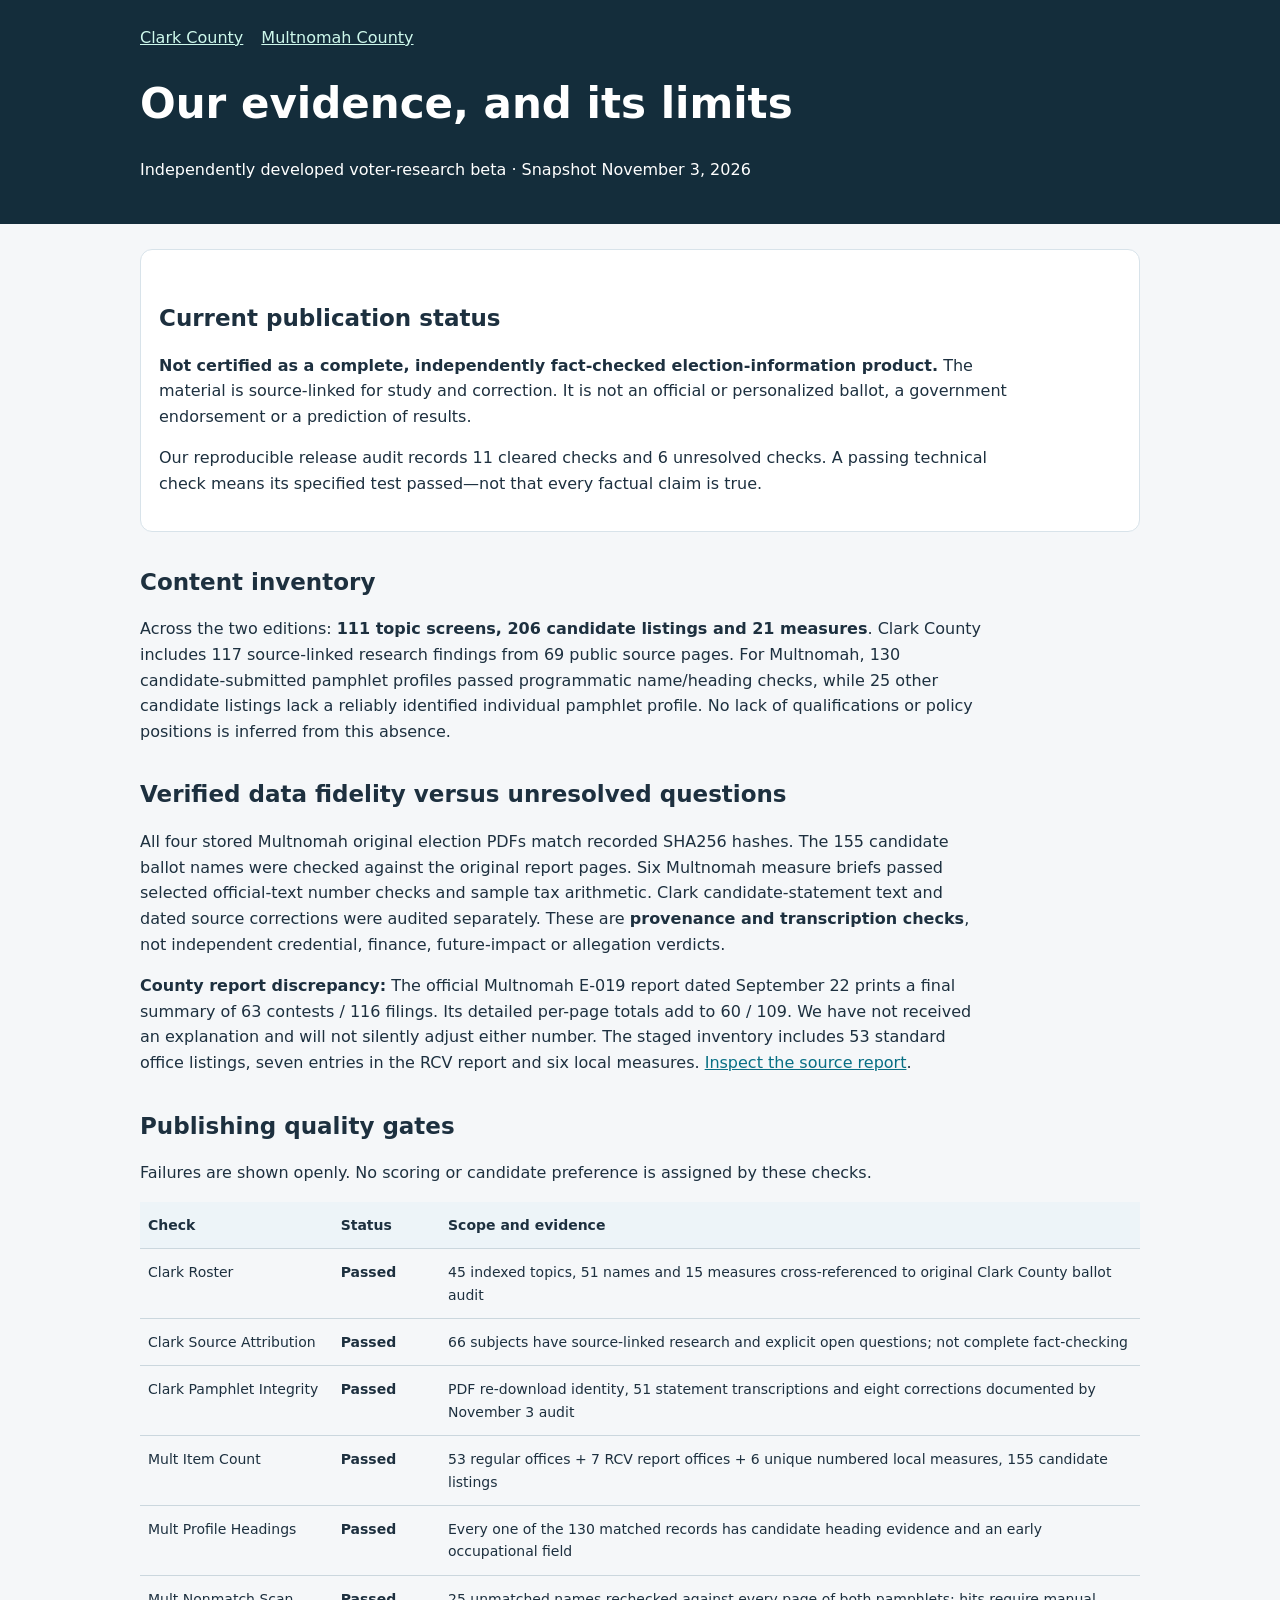
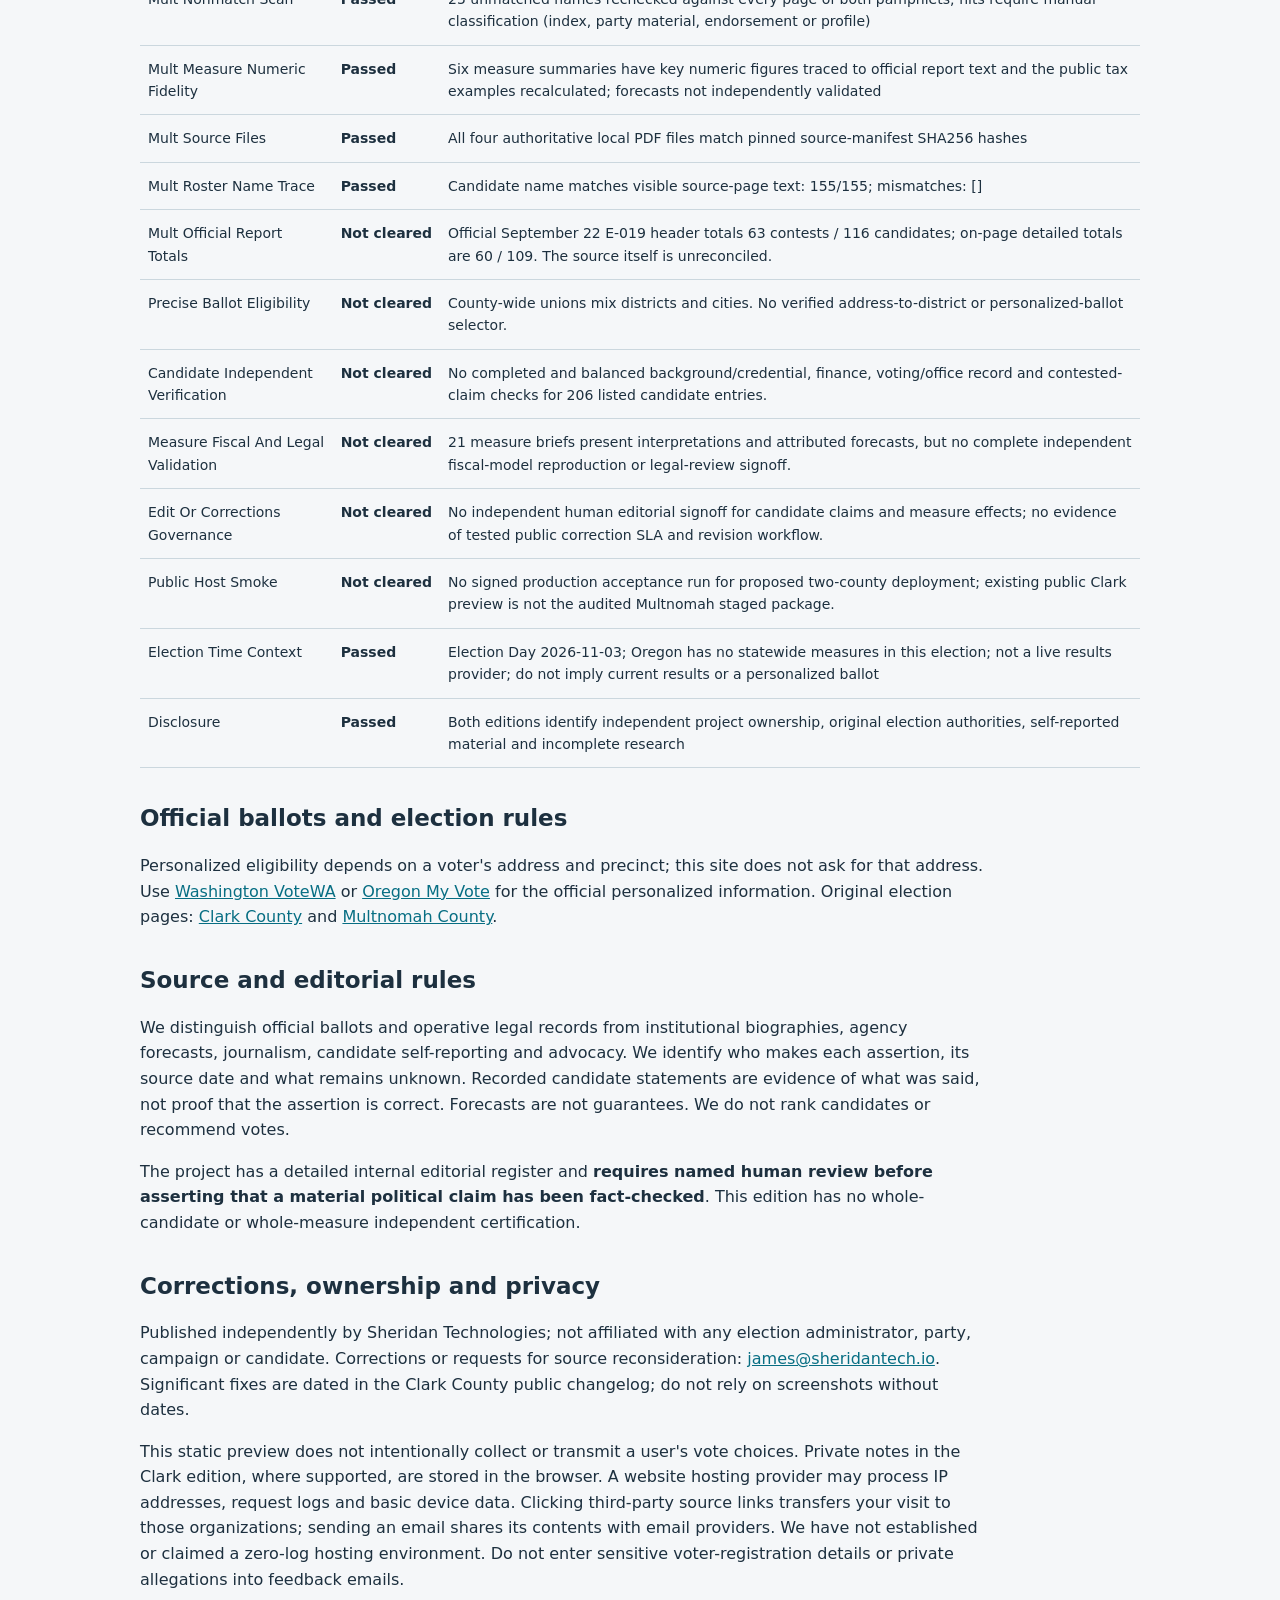
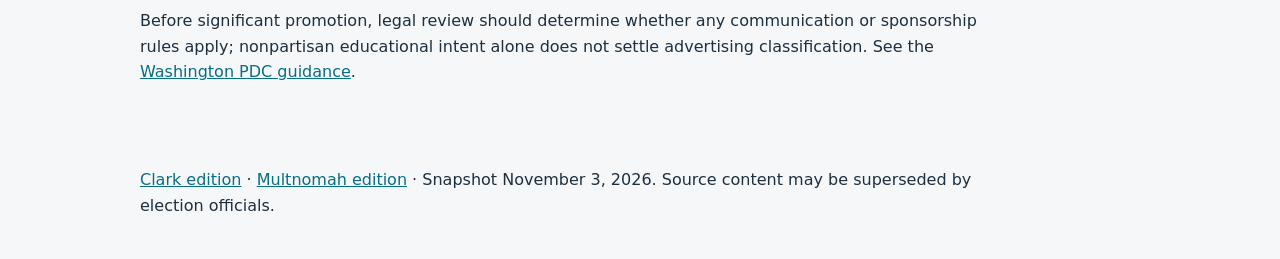
<file: transparency.html>
<!doctype html><html lang="en"><head><meta charset="utf-8"><meta name="viewport" content="width=device-width,initial-scale=1">
<title>Transparency &amp; Research Status | TLDR Vote</title>
<meta name="description" content="What TLDR Vote verified, what remains unreviewed, source provenance, privacy notes and how to report corrections.">
<meta name="robots" content="noindex,follow">
<style>body{margin:0;background:#f5f7f9;color:#1d303f;font:16px/1.6 system-ui,Segoe UI,sans-serif}main,header,footer{max-width:1000px;margin:auto;padding:25px 20px}header{background:#142d3b;color:white;max-width:none}header div{max-width:1000px;margin:auto}h1{font-size:clamp(27px,4vw,42px);line-height:1.2}h2{font-size:23px;margin:32px 0 8px}a{color:#076e83}header a{color:#cef9ec}article{background:white;padding:18px;border:1px solid #d8e3ea;border-radius:12px}table{border-collapse:collapse;width:100%;font-size:14px}th,td{padding:12px 8px;text-align:left;border-bottom:1px solid #cbd7de;vertical-align:top}th{background:#edf4f8}td:nth-child(2){white-space:nowrap;font-weight:650}nav{display:flex;gap:18px;flex-wrap:wrap}p{max-width:850px}*:focus-visible{outline:3px solid orange;outline-offset:3px}@media(max-width:620px){table{display:block;overflow-x:auto}} </style></head>
<body><header><div><nav><a href="/">Clark County</a><a href="/multnomah/">Multnomah County</a></nav><h1>Our evidence, and its limits</h1><p>Independently developed voter-research beta · Snapshot November 3, 2026</p></div></header>
<main>
<article><h2>Current publication status</h2><p><strong>Not certified as a complete, independently fact-checked election-information product.</strong> The material is source-linked for study and correction. It is not an official or personalized ballot, a government endorsement or a prediction of results.</p>
<p>Our reproducible release audit records 11 cleared checks and 6 unresolved checks. A passing technical check means its specified test passed—not that every factual claim is true.</p>
</article>
<h2>Content inventory</h2><p>Across the two editions: <strong>111 topic screens, 206 candidate listings and 21 measures</strong>. Clark County includes 117 source-linked research findings from 69 public source pages. For Multnomah, 130 candidate-submitted pamphlet profiles passed programmatic name/heading checks, while 25 other candidate listings lack a reliably identified individual pamphlet profile. No lack of qualifications or policy positions is inferred from this absence.</p>
<h2>Verified data fidelity versus unresolved questions</h2><p>All four stored Multnomah original election PDFs match recorded SHA256 hashes. The 155 candidate ballot names were checked against the original report pages. Six Multnomah measure briefs passed selected official-text number checks and sample tax arithmetic. Clark candidate-statement text and dated source corrections were audited separately. These are <strong>provenance and transcription checks</strong>, not independent credential, finance, future-impact or allegation verdicts.</p>
<p><strong>County report discrepancy:</strong> The official Multnomah E-019 report dated September 22 prints a final summary of 63 contests / 116 filings. Its detailed per-page totals add to 60 / 109. We have not received an explanation and will not silently adjust either number. The staged inventory includes 53 standard office listings, seven entries in the RCV report and six local measures. <a href="https://multco.us/file/ballot_content_-_nov._2026/download">Inspect the source report</a>.</p>
<h2>Publishing quality gates</h2><p>Failures are shown openly. No scoring or candidate preference is assigned by these checks.</p><table><thead><tr><th>Check</th><th>Status</th><th>Scope and evidence</th></tr></thead><tbody><tr><td>Clark Roster</td><td>Passed</td><td>45 indexed topics, 51 names and 15 measures cross-referenced to original Clark County ballot audit</td></tr><tr><td>Clark Source Attribution</td><td>Passed</td><td>66 subjects have source-linked research and explicit open questions; not complete fact-checking</td></tr><tr><td>Clark Pamphlet Integrity</td><td>Passed</td><td>PDF re-download identity, 51 statement transcriptions and eight corrections documented by November 3 audit</td></tr><tr><td>Mult Item Count</td><td>Passed</td><td>53 regular offices + 7 RCV report offices + 6 unique numbered local measures, 155 candidate listings</td></tr><tr><td>Mult Profile Headings</td><td>Passed</td><td>Every one of the 130 matched records has candidate heading evidence and an early occupational field</td></tr><tr><td>Mult Nonmatch Scan</td><td>Passed</td><td>25 unmatched names rechecked against every page of both pamphlets; hits require manual classification (index, party material, endorsement or profile)</td></tr><tr><td>Mult Measure Numeric Fidelity</td><td>Passed</td><td>Six measure summaries have key numeric figures traced to official report text and the public tax examples recalculated; forecasts not independently validated</td></tr><tr><td>Mult Source Files</td><td>Passed</td><td>All four authoritative local PDF files match pinned source-manifest SHA256 hashes</td></tr><tr><td>Mult Roster Name Trace</td><td>Passed</td><td>Candidate name matches visible source-page text: 155/155; mismatches: []</td></tr><tr><td>Mult Official Report Totals</td><td>Not cleared</td><td>Official September 22 E-019 header totals 63 contests / 116 candidates; on-page detailed totals are 60 / 109. The source itself is unreconciled.</td></tr><tr><td>Precise Ballot Eligibility</td><td>Not cleared</td><td>County-wide unions mix districts and cities. No verified address-to-district or personalized-ballot selector.</td></tr><tr><td>Candidate Independent Verification</td><td>Not cleared</td><td>No completed and balanced background/credential, finance, voting/office record and contested-claim checks for 206 listed candidate entries.</td></tr><tr><td>Measure Fiscal And Legal Validation</td><td>Not cleared</td><td>21 measure briefs present interpretations and attributed forecasts, but no complete independent fiscal-model reproduction or legal-review signoff.</td></tr><tr><td>Edit Or Corrections Governance</td><td>Not cleared</td><td>No independent human editorial signoff for candidate claims and measure effects; no evidence of tested public correction SLA and revision workflow.</td></tr><tr><td>Public Host Smoke</td><td>Not cleared</td><td>No signed production acceptance run for proposed two-county deployment; existing public Clark preview is not the audited Multnomah staged package.</td></tr><tr><td>Election Time Context</td><td>Passed</td><td>Election Day 2026-11-03; Oregon has no statewide measures in this election; not a live results provider; do not imply current results or a personalized ballot</td></tr><tr><td>Disclosure</td><td>Passed</td><td>Both editions identify independent project ownership, original election authorities, self-reported material and incomplete research</td></tr></tbody></table>
<h2>Official ballots and election rules</h2><p>Personalized eligibility depends on a voter's address and precinct; this site does not ask for that address. Use <a href="https://voter.votewa.gov/">Washington VoteWA</a> or <a href="https://sos.oregon.gov/elections/Pages/myvote.aspx">Oregon My Vote</a> for the official personalized information. Original election pages: <a href="https://clark.wa.gov/elections/november-3-2026-general-special-election">Clark County</a> and <a href="https://multco.us/info/november-3-2026-general-election">Multnomah County</a>.</p>
<h2>Source and editorial rules</h2><p>We distinguish official ballots and operative legal records from institutional biographies, agency forecasts, journalism, candidate self-reporting and advocacy. We identify who makes each assertion, its source date and what remains unknown. Recorded candidate statements are evidence of what was said, not proof that the assertion is correct. Forecasts are not guarantees. We do not rank candidates or recommend votes.</p>
<p>The project has a detailed internal editorial register and <strong>requires named human review before asserting that a material political claim has been fact-checked</strong>. This edition has no whole-candidate or whole-measure independent certification.</p>
<h2>Corrections, ownership and privacy</h2><p>Published independently by Sheridan Technologies; not affiliated with any election administrator, party, campaign or candidate. Corrections or requests for source reconsideration: <a href="mailto:james@sheridantech.io?subject=TLDR%20Vote%20-%20accuracy%20correction">james@sheridantech.io</a>. Significant fixes are dated in the Clark County public changelog; do not rely on screenshots without dates.</p>
<p>This static preview does not intentionally collect or transmit a user's vote choices. Private notes in the Clark edition, where supported, are stored in the browser. A website hosting provider may process IP addresses, request logs and basic device data. Clicking third-party source links transfers your visit to those organizations; sending an email shares its contents with email providers. We have not established or claimed a zero-log hosting environment. Do not enter sensitive voter-registration details or private allegations into feedback emails.</p>
<p>Before significant promotion, legal review should determine whether any communication or sponsorship rules apply; nonpartisan educational intent alone does not settle advertising classification. See the <a href="https://www.pdc.wa.gov/rules-enforcement/guidelines-restrictions/political-advertising-guide">Washington PDC guidance</a>.</p>
</main><footer><p><a href="/">Clark edition</a> · <a href="/multnomah/">Multnomah edition</a> · Snapshot November 3, 2026. Source content may be superseded by election officials.</p></footer></body></html>
</file>
